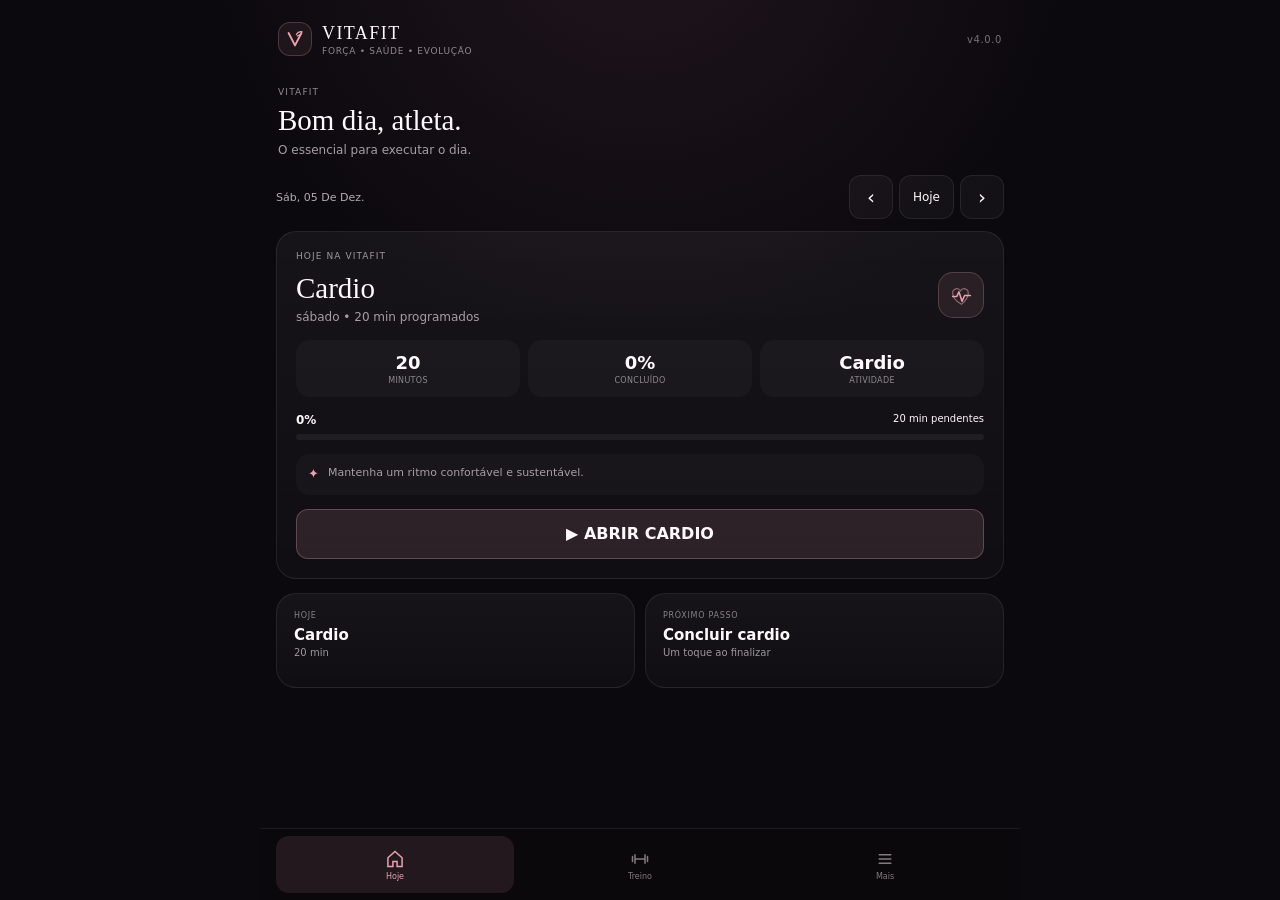
<file: index.html>
<!doctype html><html lang="pt-BR"><head><meta charset="utf-8"><meta name="viewport" content="width=device-width,initial-scale=1,viewport-fit=cover"><meta name="theme-color" content="#120d12"><meta name="application-name" content="VITAFIT"><meta name="apple-mobile-web-app-capable" content="yes"><meta name="apple-mobile-web-app-status-bar-style" content="black-translucent"><meta name="apple-mobile-web-app-title" content="VITAFIT"><meta name="forja-build" content="4.0.0"><meta name="vitafit-build" content="4.0.0"><link rel="manifest" href="manifest.webmanifest?v=4.0.0"><link rel="icon" type="image/svg+xml" href="icons/vitafit.svg?v=4.0.0"><link rel="icon" type="image/png" sizes="192x192" href="icons/icon-192.png"><link rel="apple-touch-icon" href="icons/icon-192.png"><title>VITAFIT • Força, saúde & evolução</title><link rel="stylesheet" href="css/v4.css?v=4.0.0"></head><body><div style="min-height:100vh;display:grid;place-items:center;background:radial-gradient(circle at 50% 35%,#21151e,#0b090d 62%);color:#fff9fc;font-family:system-ui,sans-serif"><div style="text-align:center"><strong style="font-family:Georgia,serif;font-size:30px;font-weight:500;letter-spacing:.08em;color:#e8a2b1">VITAFIT</strong><div style="margin-top:12px;opacity:.55;font-size:11px">Preparando seu dia…</div></div></div><script src="js/v4.js?v=4.0.0"></script></body></html>
</file>
<file: css/v4.css>
:root{--bg:#0b090d;--panel:#131016;--panel2:#18131a;--text:#fff9fc;--muted:#a79da6;--soft:#e8a2b1;--line:rgba(255,255,255,.08);--line2:rgba(232,162,177,.24);--ok:#c8e6cf;--nav-h:72px;color-scheme:dark}*{box-sizing:border-box}html{background:var(--bg);scroll-behavior:smooth}body{margin:0;background:radial-gradient(circle at 50% -10%,#21151e 0,#0b090d 38%);color:var(--text);font-family:Inter,ui-sans-serif,system-ui,-apple-system,BlinkMacSystemFont,"Segoe UI",sans-serif;min-height:100vh;padding-bottom:calc(var(--nav-h) + env(safe-area-inset-bottom) + 18px)}button,input{font:inherit}button{color:inherit}button,[role=button],input{touch-action:manipulation;-webkit-tap-highlight-color:transparent}.shell{width:min(760px,100%);margin:0 auto;padding:18px 16px 28px}.topbar{display:flex;align-items:center;justify-content:space-between;gap:14px;padding:4px 2px 18px}.brand{display:flex;align-items:center;gap:10px}.brand-mark{width:34px;height:34px;display:grid;place-items:center;border:1px solid var(--line2);border-radius:12px;color:var(--soft);background:rgba(232,162,177,.07)}.brand-mark svg{width:22px;height:22px}.brand-copy strong{display:block;font-family:Georgia,serif;letter-spacing:.08em;font-size:18px;font-weight:500}.brand-copy small{display:block;margin-top:2px;font-size:9px;letter-spacing:.08em;opacity:.52}.version{font-size:10px;letter-spacing:.06em;opacity:.42}.screen{display:none}.screen.active{display:block}.screen-head{margin:6px 2px 16px}.eyebrow{font-size:9px;letter-spacing:.13em;opacity:.54}.screen-head h1,.screen-head h2{margin:5px 0 5px;font-family:Georgia,serif;font-weight:500}.screen-head h1{font-size:29px}.screen-head h2{font-size:25px}.screen-head p{margin:0;color:var(--muted);font-size:12px;line-height:1.45}.card{background:linear-gradient(180deg,rgba(255,255,255,.048),rgba(255,255,255,.025));border:1px solid var(--line);border-radius:20px;padding:17px;margin-bottom:14px}.date-row{display:flex;align-items:center;justify-content:space-between;gap:8px;margin-bottom:12px}.date-label{font-size:11px;opacity:.68;text-transform:capitalize}.date-nav{display:flex;gap:6px}.icon-btn,.soft-btn,.primary-btn{border:1px solid var(--line);background:rgba(255,255,255,.035);border-radius:12px;min-height:44px;padding:0 13px}.icon-btn{width:44px;padding:0;font-size:20px}.primary-btn{background:rgba(232,162,177,.13);border-color:rgba(232,162,177,.3);font-weight:750}.soft-btn{font-size:12px}.icon-btn:active,.soft-btn:active,.primary-btn:active,.nav-btn:active,.week-day:active,.set-ok:active,.video-main:active{transform:scale(.975)}.today-card{padding:19px}.today-ribbon{display:flex;align-items:center;gap:7px;font-size:9px;letter-spacing:.12em;opacity:.58}.today-main{display:grid;grid-template-columns:1fr auto;gap:12px;align-items:start;margin-top:11px}.today-main h2{margin:0;font-family:Georgia,serif;font-size:29px;font-weight:500}.today-main p{margin:5px 0 0;font-size:12px;color:var(--muted)}.today-icon{width:46px;height:46px;border-radius:15px;background:rgba(232,162,177,.09);border:1px solid var(--line2);display:grid;place-items:center;color:var(--soft)}.today-icon svg{width:25px;height:25px}.stats{display:grid;grid-template-columns:repeat(3,1fr);gap:8px;margin:16px 0}.stat{padding:12px 9px;border-radius:14px;background:rgba(255,255,255,.032);text-align:center}.stat b{display:block;font-size:18px}.stat span{display:block;font-size:8px;letter-spacing:.04em;opacity:.5;margin-top:3px}.progress-copy{display:flex;justify-content:space-between;gap:10px;font-size:10px;margin-bottom:7px}.progress-copy b{font-size:12px}.progress-track{height:6px;border-radius:99px;background:rgba(255,255,255,.06);overflow:hidden}.progress-track>div{height:100%;width:0;border-radius:inherit;background:var(--soft);transition:width .18s ease}.guidance{display:flex;gap:9px;align-items:flex-start;margin:14px 0;padding:11px 12px;border-radius:13px;background:rgba(255,255,255,.025);font-size:11px;color:var(--muted);line-height:1.4}.guidance b{color:var(--soft);font-size:13px}.today-card>.primary-btn{width:100%;min-height:50px}.support-grid{display:grid;grid-template-columns:1fr 1fr;gap:10px}.support{min-height:95px;text-align:left}.support small{display:block;font-size:8px;letter-spacing:.09em;opacity:.48}.support b{display:block;margin-top:6px;font-size:15px}.support span{display:block;margin-top:3px;font-size:10px;opacity:.58}.week{display:grid;grid-template-columns:repeat(7,minmax(0,1fr));gap:5px;margin:10px 0 16px}.week-day{position:relative;min-width:0;min-height:64px;border-radius:13px;padding:9px 2px;border:1px solid var(--line);background:rgba(255,255,255,.027);text-align:center}.week-day.strength{background:rgba(232,162,177,.065);border-color:rgba(232,162,177,.15)}.week-day.selected{background:rgba(232,162,177,.16);border-color:rgba(232,162,177,.52);box-shadow:inset 0 0 0 1px rgba(232,162,177,.1)}.week-day.today::after{content:"";position:absolute;top:6px;right:6px;width:5px;height:5px;border-radius:99px;background:currentColor;opacity:.62}.week-day b,.week-day span,.week-day small{display:block;line-height:1.08}.week-day b{font-size:9px;letter-spacing:.03em}.week-day span{font-size:8px;margin-top:5px;font-weight:750}.week-day small{font-size:7px;margin-top:4px;opacity:.5;overflow:hidden;text-overflow:ellipsis;white-space:nowrap}.overview{display:grid;grid-template-columns:1fr auto;gap:15px;align-items:start}.overview h2{font-family:Georgia,serif;font-weight:500;font-size:26px;margin:6px 0 4px}.overview p{margin:0;color:var(--muted);font-size:12px}.badges{display:flex;gap:6px;flex-wrap:wrap;margin-top:12px}.badge{font-size:9px;padding:6px 8px;border:1px solid var(--line);border-radius:999px;background:rgba(255,255,255,.025)}.ring{--p:0%;width:64px;height:64px;border-radius:50%;display:grid;place-items:center;background:conic-gradient(var(--soft) var(--p),rgba(255,255,255,.07) 0);position:relative}.ring::before{content:"";position:absolute;inset:5px;border-radius:50%;background:#141116}.ring b{position:relative;font-size:12px}.video-box{margin-top:14px}.video-main{width:100%;min-height:58px;border:1px solid var(--line2);border-radius:15px;background:rgba(232,162,177,.08);display:grid;grid-template-columns:36px 1fr auto;gap:10px;align-items:center;text-align:left;padding:9px 11px}.video-main .play{width:34px;height:34px;border-radius:11px;background:rgba(232,162,177,.12);display:grid;place-items:center}.video-main b{display:block;font-size:12px}.video-main small{display:block;font-size:9px;opacity:.53;margin-top:3px}.video-actions{display:flex;gap:7px;margin-top:7px}.video-actions button{min-height:40px;padding:0 11px;border:1px solid var(--line);border-radius:11px;background:rgba(255,255,255,.03);font-size:10px}.video-actions .danger{opacity:.7}.exercise{content-visibility:auto;contain:layout paint;contain-intrinsic-size:370px}.exercise.done{border-color:rgba(200,230,207,.18)}.exercise-top{display:grid;grid-template-columns:32px 1fr auto;gap:10px;align-items:start}.ex-num{width:30px;height:30px;border-radius:10px;background:rgba(232,162,177,.1);display:grid;place-items:center;font-size:11px;font-weight:800}.exercise h3{margin:1px 0 0;font-size:14px}.ex-note{display:block;margin-top:4px;font-size:9px;opacity:.5}.prescription{text-align:right}.prescription b{display:block;font-size:11px}.prescription span{display:block;font-size:8px;opacity:.5;margin-top:4px}.sets{margin-top:13px}.set-head,.set-row{display:grid;grid-template-columns:34px 1fr 1fr 44px;gap:7px;align-items:center}.set-head{font-size:8px;opacity:.43;text-align:center;padding:0 2px 6px}.set-row{margin-top:6px}.set-row i{text-align:center;font-style:normal;font-size:10px;opacity:.5}.set-input{width:100%;min-width:0;height:44px;border:1px solid var(--line);border-radius:11px;background:rgba(255,255,255,.025);color:inherit;text-align:center;outline:none}.set-input:focus{border-color:rgba(232,162,177,.55);background:rgba(232,162,177,.04)}.set-ok{height:44px;border:1px solid var(--line);border-radius:11px;background:rgba(255,255,255,.03)}.set-ok.done{background:rgba(200,230,207,.12);border-color:rgba(200,230,207,.26);color:var(--ok)}.history{margin-top:10px;font-size:8.5px;opacity:.45;white-space:nowrap;overflow:hidden;text-overflow:ellipsis}.cardio-card h2{font-family:Georgia,serif;font-weight:500;font-size:27px;margin:7px 0 5px}.cardio-card p{margin:0;color:var(--muted);font-size:12px}.cardio-meta{display:grid;grid-template-columns:1fr 1fr;gap:8px;margin:17px 0}.cardio-meta div{padding:14px;border-radius:14px;background:rgba(255,255,255,.032);text-align:center}.cardio-meta b{display:block;font-size:21px}.cardio-meta span{display:block;margin-top:3px;font-size:8px;opacity:.5}.cardio-card .primary-btn{width:100%;min-height:50px}.schedule{display:grid;grid-template-columns:repeat(7,minmax(0,1fr));gap:6px;margin-top:14px}.schedule div{padding:10px 3px;border-radius:12px;background:rgba(255,255,255,.025);text-align:center;border:1px solid var(--line)}.schedule .strength{background:rgba(232,162,177,.07);border-color:rgba(232,162,177,.15)}.schedule b,.schedule span,.schedule small{display:block}.schedule b{font-size:9px}.schedule span{font-size:8px;margin-top:4px}.schedule small{font-size:7px;margin-top:3px;opacity:.48}.more-actions{display:flex;gap:8px;flex-wrap:wrap;margin-top:12px}.about{text-align:center}.about strong{font-family:Georgia,serif;font-weight:500;letter-spacing:.08em;font-size:22px}.about p{font-size:11px;opacity:.6}.about small{font-size:9px;opacity:.4}.bottom-nav{position:fixed;z-index:30;left:50%;bottom:0;transform:translateX(-50%);width:min(760px,100%);height:calc(var(--nav-h) + env(safe-area-inset-bottom));padding:7px 16px calc(7px + env(safe-area-inset-bottom));display:grid;grid-template-columns:repeat(3,1fr);gap:7px;background:rgba(12,9,13,.93);backdrop-filter:blur(16px);border-top:1px solid var(--line)}.nav-btn{border:0;border-radius:13px;background:transparent;display:grid;place-items:center;align-content:center;gap:3px;min-height:54px;color:rgba(255,249,252,.48);user-select:none}.nav-btn.active{background:rgba(232,162,177,.1);color:var(--soft)}.nav-btn svg{width:20px;height:20px}.nav-btn span{font-size:8px}.nav-btn.pressed{transform:scale(.96)}.toast{position:fixed;z-index:60;left:50%;bottom:calc(var(--nav-h) + env(safe-area-inset-bottom) + 22px);transform:translate(-50%,12px);background:#211922;border:1px solid var(--line);border-radius:12px;padding:10px 13px;font-size:10px;opacity:0;pointer-events:none;transition:.16s}.toast.show{opacity:1;transform:translate(-50%,0)}.modal{position:fixed;z-index:80;inset:0;background:rgba(0,0,0,.88);display:none;padding:env(safe-area-inset-top) 0 env(safe-area-inset-bottom)}.modal.open{display:grid;place-items:center}.video-stage{width:100%;height:100%;display:grid;grid-template-rows:auto 1fr auto;background:#000}.video-stage header{display:flex;align-items:center;justify-content:space-between;padding:14px 16px;background:#100d11}.video-stage header small,.video-stage header b{display:block}.video-stage header small{font-size:8px;opacity:.5;letter-spacing:.1em}.video-stage header b{font-size:12px;margin-top:2px}.video-stage header button{width:44px;height:44px;border:0;border-radius:12px;background:rgba(255,255,255,.08);font-size:24px}.video-player{min-height:0;display:grid;place-items:center}.video-player video{width:100%;height:100%;max-height:100%;object-fit:contain;background:#000}.video-stage footer{text-align:center;padding:10px;font-size:9px;opacity:.45;background:#100d11}@media(max-width:520px){.shell{padding-left:12px;padding-right:12px}.support-grid{grid-template-columns:1fr 1fr}.week{gap:3px}.week-day{min-height:62px;border-radius:11px}.week-day b{font-size:8.5px}.week-day span{font-size:7.5px}.week-day small{font-size:6.8px}.schedule{gap:3px}.schedule div{padding:9px 2px}.overview h2{font-size:23px}.exercise{padding:14px}.exercise-top{grid-template-columns:30px 1fr}.prescription{grid-column:2;text-align:left;display:flex;gap:8px;align-items:center}.prescription span{margin-top:0}.set-head,.set-row{grid-template-columns:30px 1fr 1fr 42px;gap:5px}}@media(max-width:370px){.week-day small,.schedule small{display:none}.week-day{min-height:55px}.stats{gap:5px}.stat{padding:10px 5px}}@media(prefers-reduced-motion:reduce){*{scroll-behavior:auto!important;transition:none!important}}
</file>
